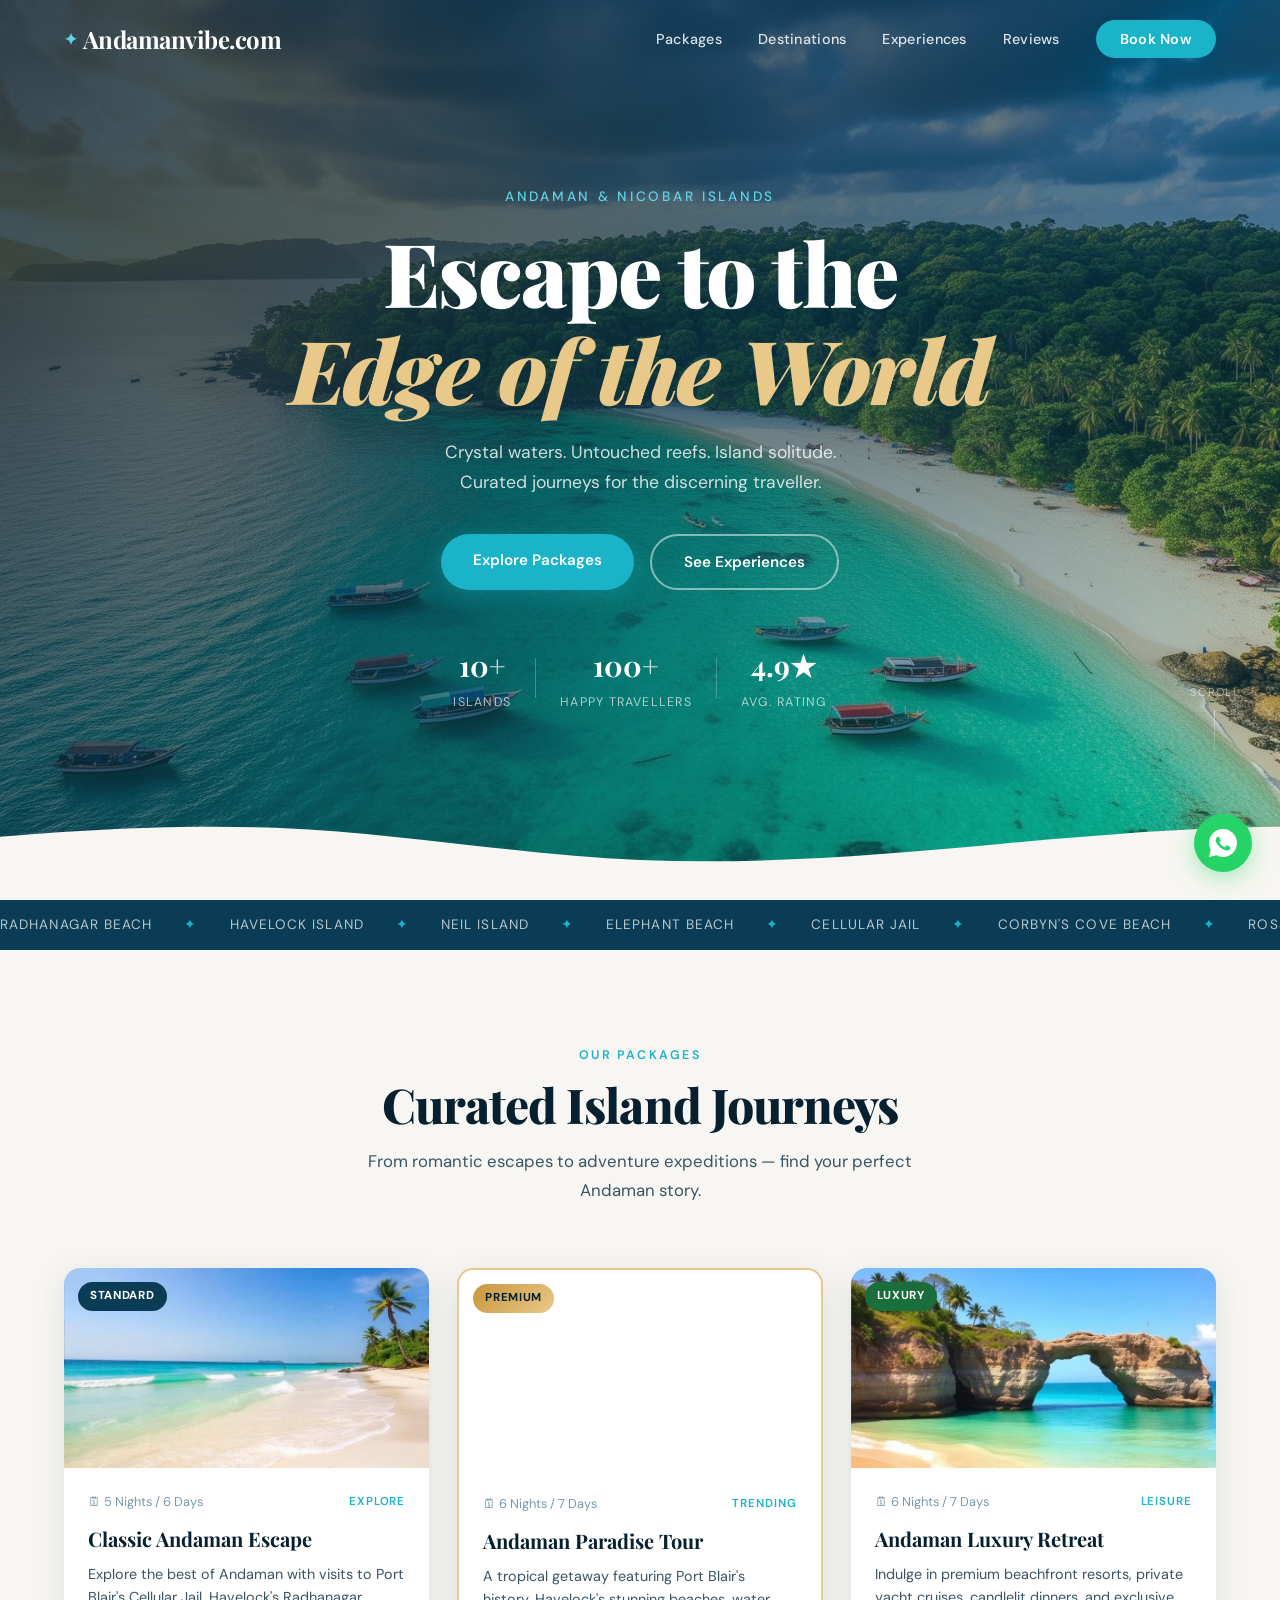
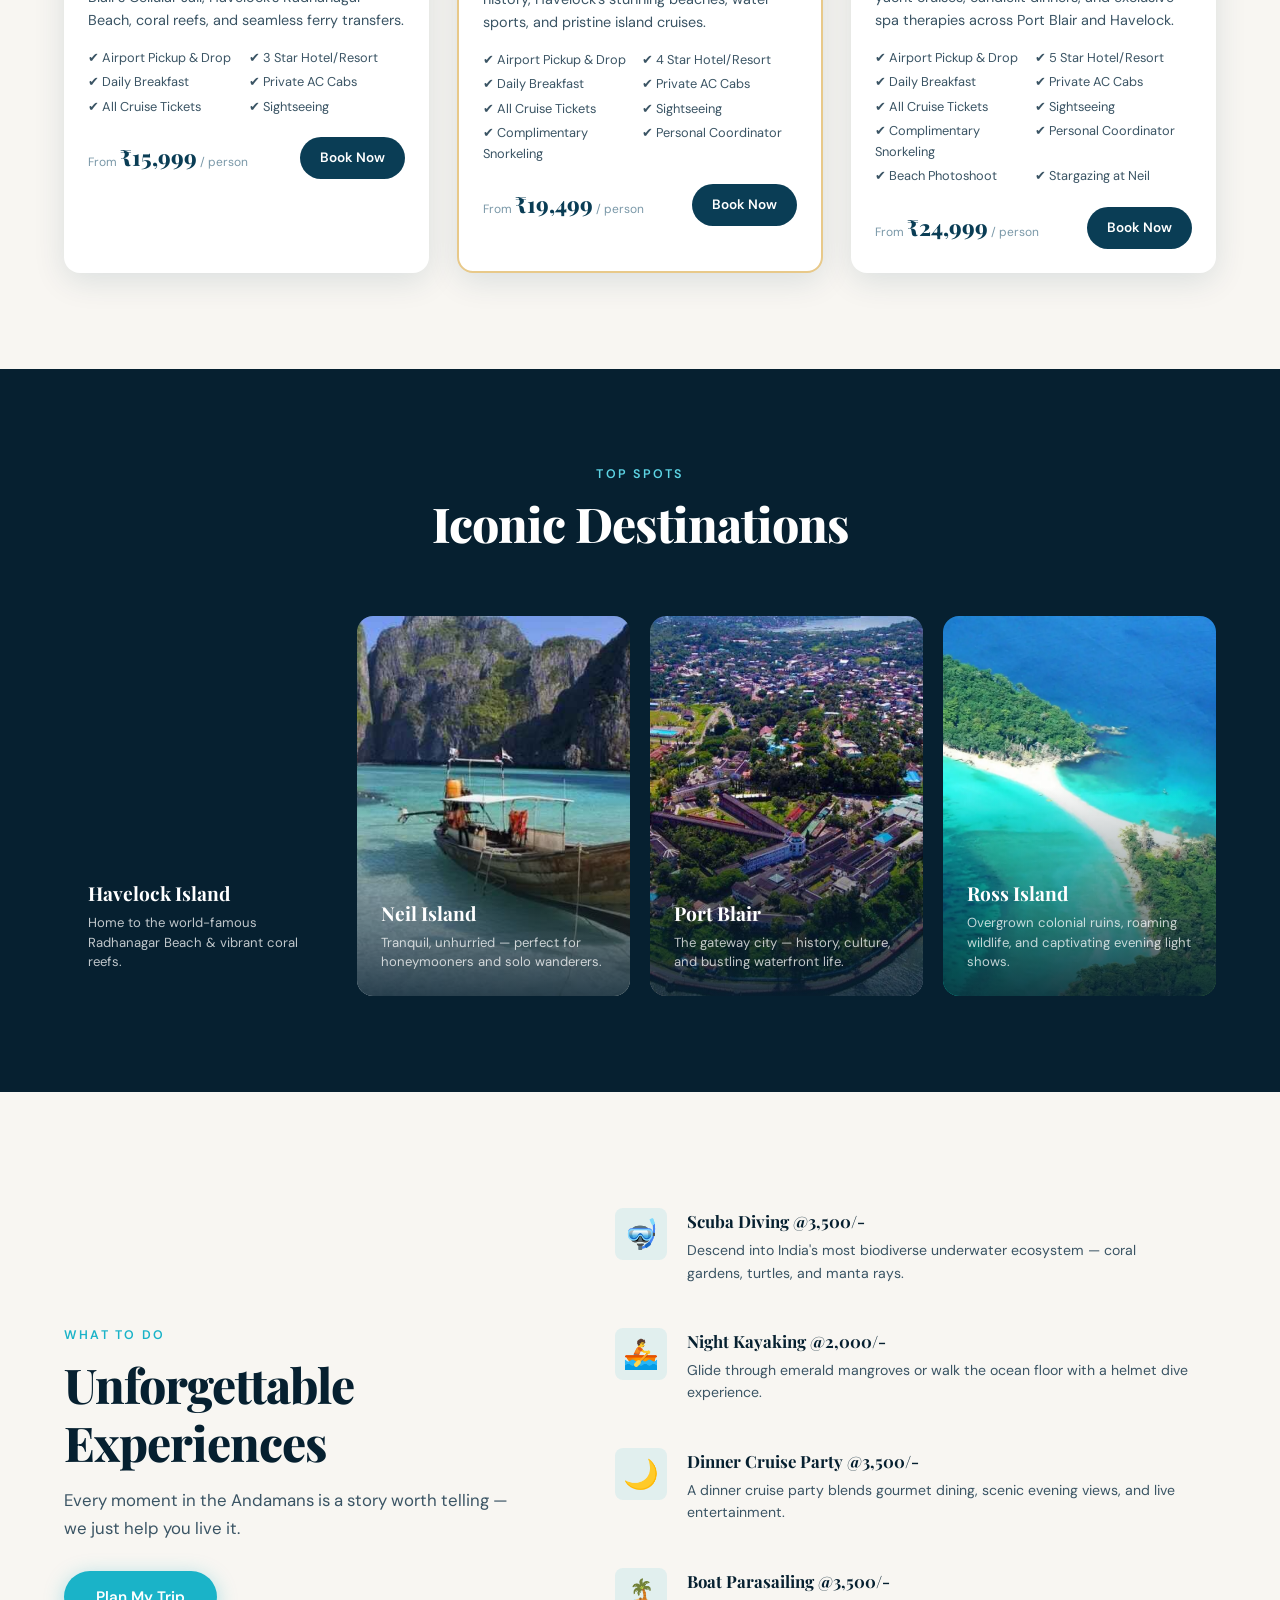
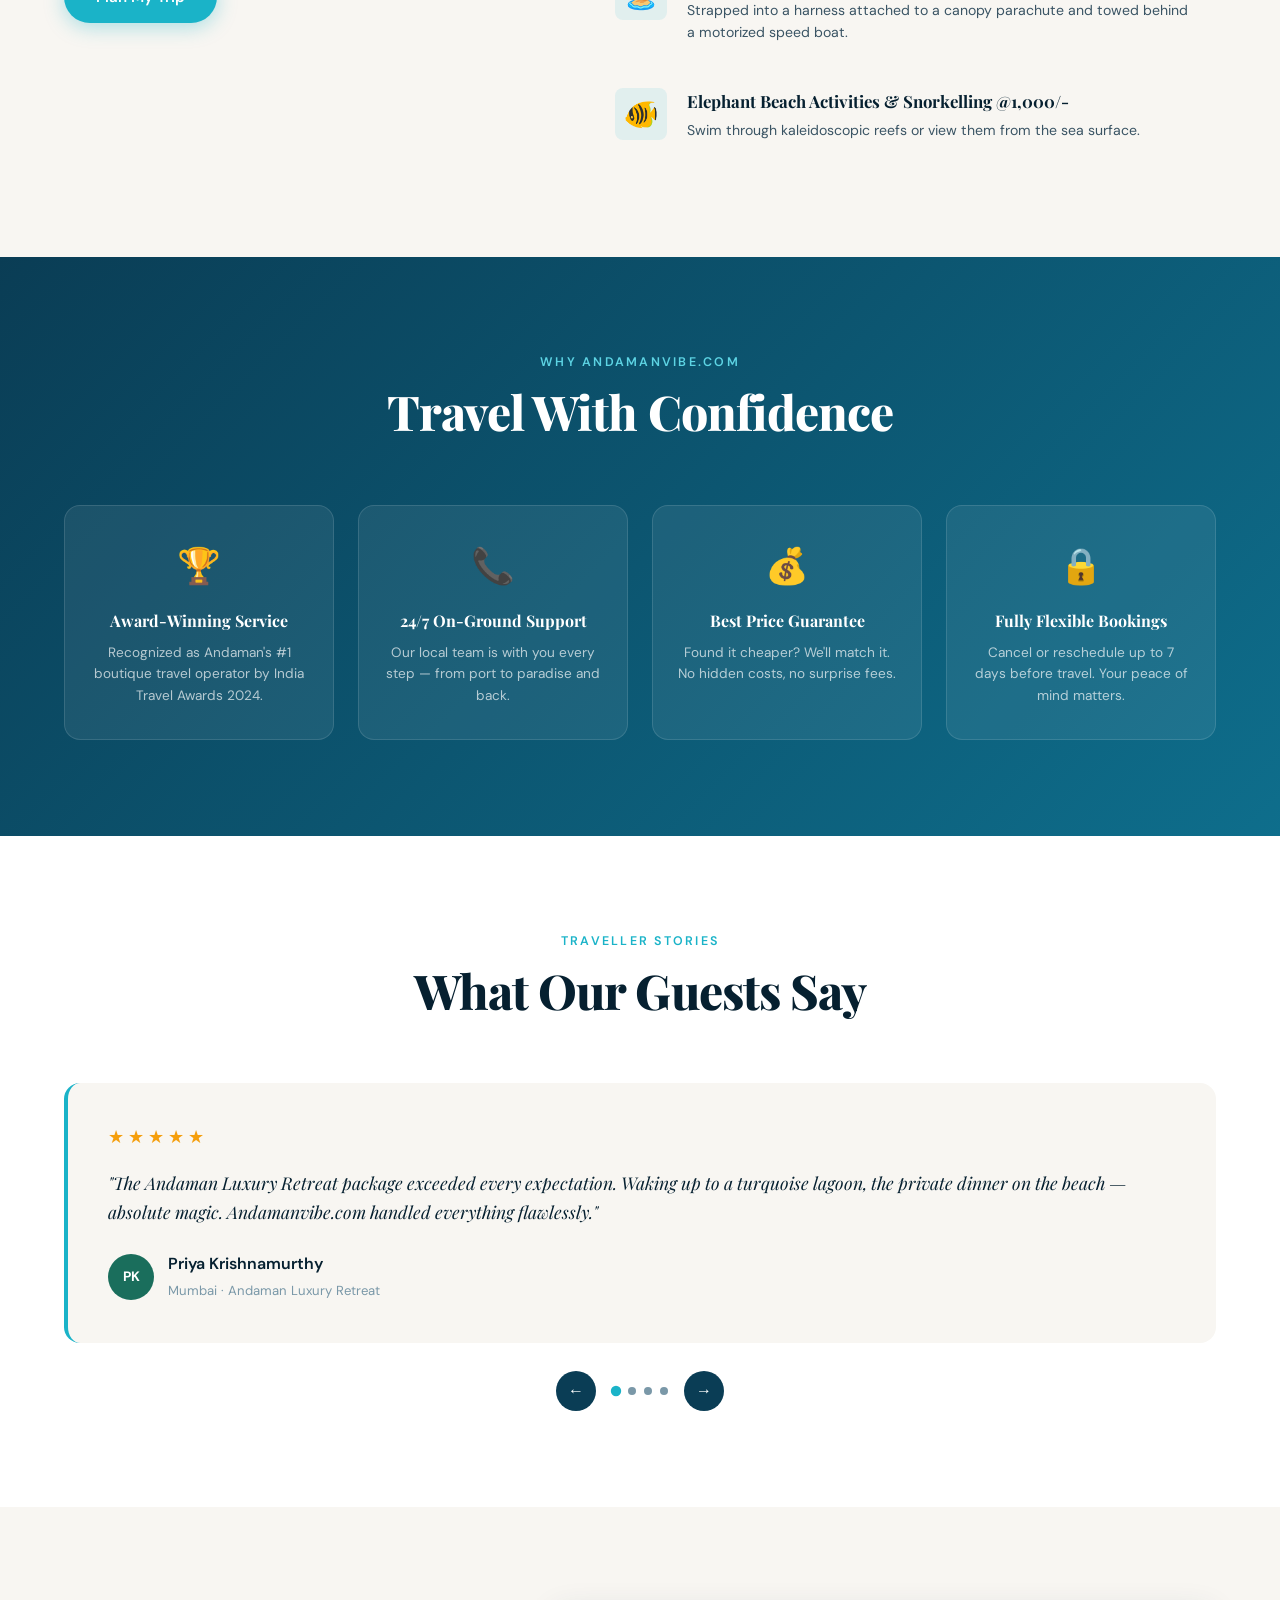
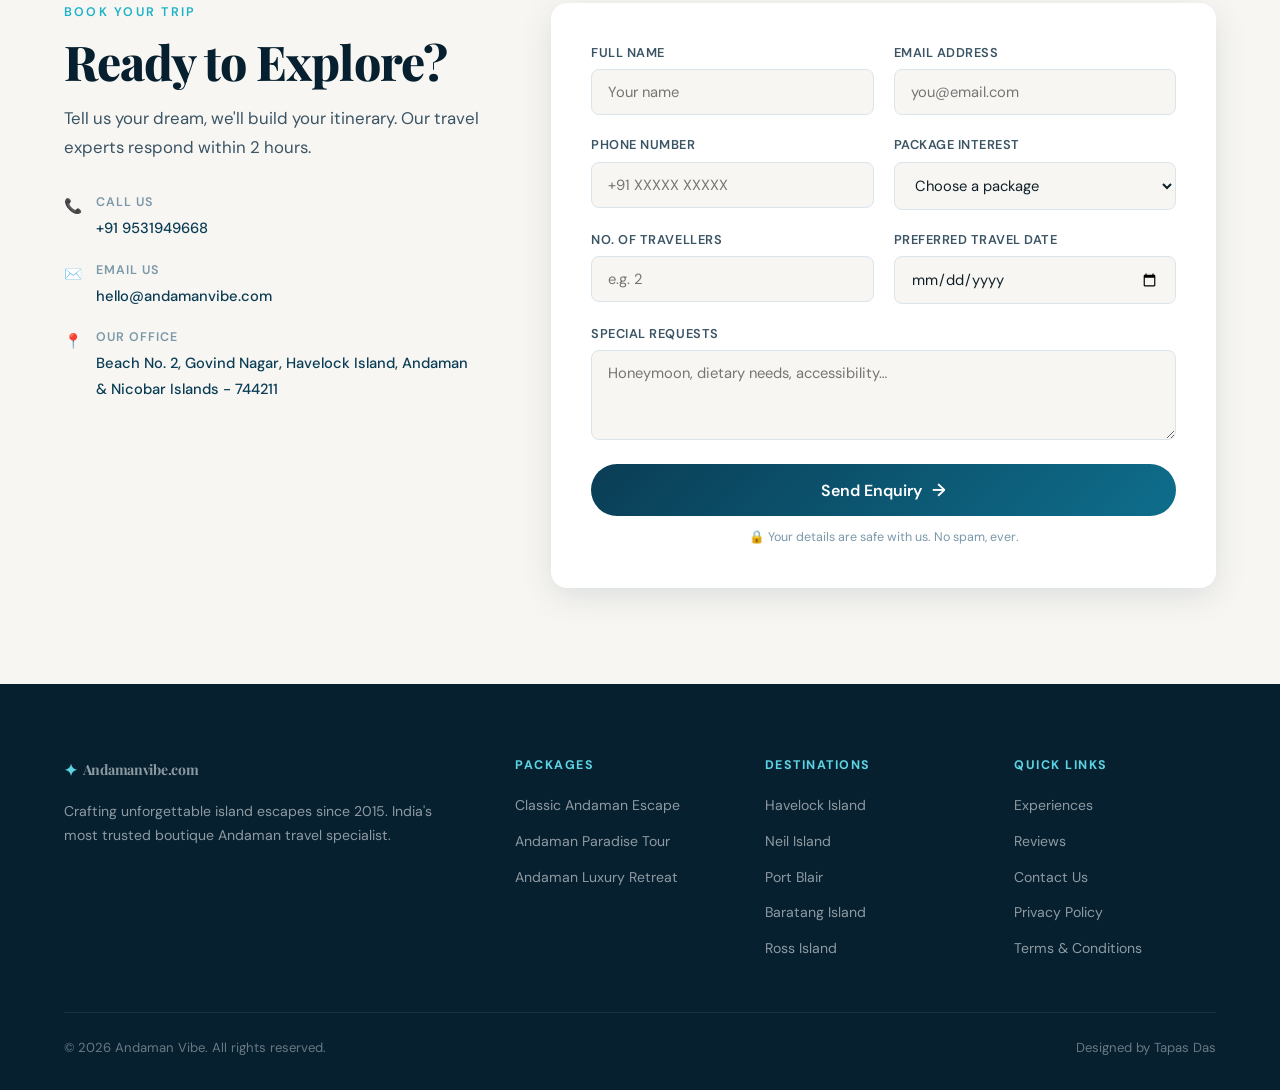
<file: index.html>
<!DOCTYPE html>
<html lang="en">
<head>
  <meta charset="UTF-8" />
  <meta name="viewport" content="width=device-width, initial-scale=1.0" />
  <meta name="description" content="Discover the Andaman Islands — pristine beaches, coral reefs, and tropical adventures. Book exclusive travel packages to Andaman & Nicobar Islands with all-inclusive deals, luxury resorts, and curated experiences." />
  <meta name="keywords" content="Andaman travel package, Andaman Nicobar Islands tour, Andaman holiday package, Havelock Island, Neil Island, Port Blair tourism, scuba diving Andaman, Andaman beach resort" />
  <meta name="author" content="Andaman Vibe" />
  <meta name="robots" content="index, follow" />

  <!-- Open Graph -->
  <meta property="og:title" content="Andamanvibe.com — Escape to the Edge of the World" />
  <meta property="og:description" content="All-inclusive Andaman travel packages with pristine beaches, coral reefs, and island adventures." />
  <meta property="og:type" content="website" />
  <meta property="og:url" content="https://andamanvibe.com" />
  <meta property="og:image" content="/images/logo.jpeg?w=1200" />

  <!-- Twitter Card -->
  <meta name="twitter:card" content="summary_large_image" />
  <meta name="twitter:title" content="Andamanvibe.com — Escape to the Edge of the World" />
  <meta name="twitter:description" content="All-inclusive Andaman travel packages — pristine beaches, coral reefs, and tropical adventures." />

  <!-- Canonical -->
  <link rel="canonical" href="https://andamanvibe.com" />

  <!-- Fonts -->
  <link rel="preconnect" href="https://fonts.googleapis.com" />
  <link rel="preconnect" href="https://fonts.gstatic.com" crossorigin />
  <link href="https://fonts.googleapis.com/css2?family=Playfair+Display:ital,wght@0,400;0,700;0,900;1,400&family=DM+Sans:wght@300;400;500&display=swap" rel="stylesheet" />

  <!-- Schema Markup -->
  <script type="application/ld+json">
  {
    "@context": "https://schema.org",
    "@type": "TravelAgency",
    "name": "Andaman Vibe",
    "description": "Premium Andaman & Nicobar Islands travel packages with curated experiences.",
    "url": "https://andamanvibe.com",
    "telephone": "+91-9531949668",
    "address": {
      "@type": "PostalAddress",
      "addressLocality": "Port Blair",
      "addressRegion": "Andaman and Nicobar Islands",
      "addressCountry": "IN"
    },
    "offers": {
      "@type": "AggregateOffer",
      "priceCurrency": "INR",
      "lowPrice": "15999",
      "highPrice": "24999"
    }
  }
  </script>

  <link rel="stylesheet" href="style.css" />
  <title>Andamanvibe.com — Escape to the Edge of the World</title>
</head>
<body>

  <!-- NAV -->
  <header class="nav-wrapper" id="navbar">
    <nav class="nav-inner" aria-label="Main navigation">
      <a href="#" class="logo" aria-label="Andamanvibe Home">
        <span class="logo-icon">✦</span> Andamanvibe.com
      </a>
      <button class="hamburger" id="hamburger" aria-label="Toggle menu" aria-expanded="false">
        <span></span><span></span><span></span>
      </button>
      <ul class="nav-links" id="navLinks" role="list">
        <li><a href="#packages">Packages</a></li>
        <li><a href="#destinations">Destinations</a></li>
        <li><a href="#experiences">Experiences</a></li>
        <li><a href="#testimonials">Reviews</a></li>
        <li><a href="#contact" class="nav-cta">Book Now</a></li>
      </ul>
    </nav>
  </header>

  <main>

    <!-- HERO -->
    <section class="hero" aria-label="Hero section">
      <div class="hero-bg">
        <div class="hero-overlay"></div>
        <div class="wave-anim"></div>
      </div>
      <div class="hero-content">
        <p class="hero-eyebrow">Andaman &amp; Nicobar Islands</p>
        <h1 class="hero-title">
          Escape to the<br />
          <em>Edge of the World</em>
        </h1>
        <p class="hero-sub">Crystal waters. Untouched reefs. Island solitude.<br />Curated journeys for the discerning traveller.</p>
        <div class="hero-actions">
          <a href="#packages" class="btn-primary">Explore Packages</a>
          <a href="#experiences" class="btn-ghost">See Experiences</a>
        </div>
        <div class="hero-stats">
          <div class="stat"><span class="stat-num">10+</span><span class="stat-label">Islands</span></div>
          <div class="stat-divider"></div>
          <div class="stat"><span class="stat-num">100+</span><span class="stat-label">Happy Travellers</span></div>
          <div class="stat-divider"></div>
          <div class="stat"><span class="stat-num">4.9★</span><span class="stat-label">Avg. Rating</span></div>
        </div>
      </div>
      <div class="hero-scroll-hint" aria-hidden="true">
        <span>Scroll</span>
        <div class="scroll-line"></div>
      </div>
    </section>

    <!-- MARQUEE -->
    <div class="marquee-band" aria-hidden="true">
      <div class="marquee-track">
        <span>Radhanagar Beach</span><span>✦</span>
        <span>Havelock Island</span><span>✦</span>
        <span>Neil Island</span><span>✦</span>
        <span>Elephant Beach</span><span>✦</span>
        <span>Cellular Jail</span><span>✦</span>
        <span>Corbyn's Cove Beach</span><span>✦</span>
        <span>Ross Island</span><span>✦</span>
        <span>North Bay Island</span><span>✦</span>
        <span>Radhanagar Beach</span><span>✦</span>
        <span>Havelock Island</span><span>✦</span>
        <span>Neil Island</span><span>✦</span>
        <span>Elephant Beach</span><span>✦</span>
        <span>Cellular Jail</span><span>✦</span>
        <span>Corbyn's Cove Beach</span><span>✦</span>
        <span>Ross Island</span><span>✦</span>
        <span>North Bay Island</span><span>✦</span>
      </div>
    </div>

    <!-- PACKAGES -->
    <section class="section packages" id="packages">
      <div class="container">
        <div class="section-header">
          <p class="section-tag">Our Packages</p>
          <h2 class="section-title">Curated Island Journeys</h2>
          <p class="section-sub">From romantic escapes to adventure expeditions — find your perfect Andaman story.</p>
        </div>
        <div class="packages-grid">

          <article class="pkg-card" itemscope itemtype="https://schema.org/TouristTrip">
            <div class="pkg-img" style="background-image:url('/images/standard.webp?w=700&q=80')">
              <span class="pkg-badge">Standard</span>
            </div>
            <div class="pkg-body">
              <div class="pkg-meta">
                <span class="pkg-duration">🗓 5 Nights / 6 Days</span>
                <span class="pkg-type">Explore</span>
              </div>
              <h3 itemprop="name">Classic Andaman Escape</h3>
              <p itemprop="description">Explore the best of Andaman with visits to Port Blair's Cellular Jail, Havelock's Radhanagar Beach, coral reefs, and seamless ferry transfers.</p>
              <ul class="pkg-includes">
                <li>✔ Airport Pickup & Drop</li>
                <li>✔ 3 Star Hotel/Resort</li>
                <li>✔ Daily Breakfast</li>
                <li>✔ Private AC Cabs</li>
                <li>✔ All Cruise Tickets</li>
                <li>✔ Sightseeing</li>
              </ul>
              <div class="pkg-footer">
                <div class="pkg-price">
                  <span class="from">From</span>
                  <span class="price" itemprop="price">₹15,999</span>
                  <span class="per">/ person</span>
                </div>
                <a href="https://wa.me/919531949668?text=Hi!%20I%27m%20interested%20in%20Classic%20Andaman%20Escape%20Travel%20Package." class="btn-card">Book Now</a>
              </div>
            </div>
          </article>

          <article class="pkg-card pkg-featured" itemscope itemtype="https://schema.org/TouristTrip">
            <div class="pkg-img" style="background-image:url('https://images.unsplash.com/photo-1590523741831-ab7e8b8f9c7f?w=700&q=80')">
              <span class="pkg-badge badge-gold">Premium</span>
            </div>
            <div class="pkg-body">
              <div class="pkg-meta">
                <span class="pkg-duration">🗓 6 Nights / 7 Days</span>
                <span class="pkg-type">Trending</span>
              </div>
              <h3 itemprop="name">Andaman Paradise Tour</h3>
              <p itemprop="description">A tropical getaway featuring Port Blair's history, Havelock's stunning beaches, water sports, and pristine island cruises.</p>
              <ul class="pkg-includes">
                <li>✔ Airport Pickup & Drop</li>
                <li>✔ 4 Star Hotel/Resort</li>
                <li>✔ Daily Breakfast</li>
                <li>✔ Private AC Cabs</li>
                <li>✔ All Cruise Tickets</li>
                <li>✔ Sightseeing</li>
                <li>✔ Complimentary Snorkeling</li>
                <li>✔ Personal Coordinator</li>
              </ul>
              <div class="pkg-footer">
                <div class="pkg-price">
                  <span class="from">From</span>
                  <span class="price" itemprop="price">₹19,499</span>
                  <span class="per">/ person</span>
                </div>
                <a href="https://wa.me/919531949668?text=Hi!%20I%27m%20interested%20in%20Andaman%20Paradise%20Tour%20Travel%20Package." class="btn-card">Book Now</a>
              </div>
            </div>
          </article>

          <article class="pkg-card" itemscope itemtype="https://schema.org/TouristTrip">
            <div class="pkg-img" style="background-image:url('/images/luxury.webp?w=700&q=80')">
              <span class="pkg-badge badge-green">Luxury</span>
            </div>
            <div class="pkg-body">
              <div class="pkg-meta">
                <span class="pkg-duration">🗓 6 Nights / 7 Days</span>
                <span class="pkg-type">Leisure</span>
              </div>
              <h3 itemprop="name">Andaman Luxury Retreat</h3>
              <p itemprop="description">Indulge in premium beachfront resorts, private yacht cruises, candlelit dinners, and exclusive spa therapies across Port Blair and Havelock.</p>
              <ul class="pkg-includes">
                <li>✔ Airport Pickup & Drop</li>
                <li>✔ 5 Star Hotel/Resort</li>
                <li>✔ Daily Breakfast</li>
                <li>✔ Private AC Cabs</li>
                <li>✔ All Cruise Tickets</li>
                <li>✔ Sightseeing</li>
                <li>✔ Complimentary Snorkeling</li>
                <li>✔ Personal Coordinator</li>
                <li>✔ Beach Photoshoot</li>
                <li>✔ Stargazing at Neil</li>
              </ul>
              <div class="pkg-footer">
                <div class="pkg-price">
                  <span class="from">From</span>
                  <span class="price" itemprop="price">₹24,999</span>
                  <span class="per">/ person</span>
                </div>
                <a href="https://wa.me/919531949668?text=Hi!%20I%27m%20interested%20in%20Andaman%20Luxury%20Retreat%20Travel%20Package." class="btn-card">Book Now</a>
              </div>
            </div>
          </article>

        </div>
      </div>
    </section>

    <!-- DESTINATIONS -->
    <section class="section destinations" id="destinations">
      <div class="container">
        <div class="section-header">
          <p class="section-tag">Top Spots</p>
          <h2 class="section-title">Iconic Destinations</h2>
        </div>
        <div class="dest-grid">
          <div class="dest-card" style="background-image:url('https://images.unsplash.com/photo-1590523741831-ab7e8b8f9c7f?w=600&q=80')">
            <div class="dest-info">
              <h3>Havelock Island</h3>
              <p>Home to the world-famous Radhanagar Beach &amp; vibrant coral reefs.</p>
            </div>
          </div>
          <div class="dest-card" style="background-image:url('/images/neil-island-andaman.jpg?w=600&q=80')">
            <div class="dest-info">
              <h3>Neil Island</h3>
              <p>Tranquil, unhurried — perfect for honeymooners and solo wanderers.</p>
            </div>
          </div>
          <div class="dest-card" style="background-image:url('/images/port-blair.jpeg?w=600&q=80')">
            <div class="dest-info">
              <h3>Port Blair</h3>
              <p>The gateway city — history, culture, and bustling waterfront life.</p>
            </div>
          </div>
          <div class="dest-card" style="background-image:url('/images/rosssmithislands.webp?w=600&q=80')">
            <div class="dest-info">
              <h3>Ross Island</h3>
              <p>Overgrown colonial ruins, roaming wildlife, and captivating evening light shows.</p>
            </div>
          </div>
        </div>
      </div>
    </section>

    <!-- EXPERIENCES -->
    <section class="section experiences" id="experiences">
      <div class="container">
        <div class="exp-layout">
          <div class="exp-left">
            <p class="section-tag">What to Do</p>
            <h2 class="section-title">Unforgettable Experiences</h2>
            <p class="section-sub">Every moment in the Andamans is a story worth telling — we just help you live it.</p>
            <a href="#contact" class="btn-primary">Plan My Trip</a>
          </div>
          <div class="exp-right">
            <div class="exp-item" data-index="1">
              <div class="exp-icon">🤿</div>
              <div class="exp-text">
                <h3>Scuba Diving @3,500/-</h3>
                <p>Descend into India's most biodiverse underwater ecosystem — coral gardens, turtles, and manta rays.</p>
              </div>
            </div>
            <div class="exp-item" data-index="2">
              <div class="exp-icon">🚣</div>
              <div class="exp-text">
                <h3>Night Kayaking @2,000/-</h3>
                <p>Glide through emerald mangroves or walk the ocean floor with a helmet dive experience.</p>
              </div>
            </div>
            <div class="exp-item" data-index="3">
              <div class="exp-icon">🌙</div>
              <div class="exp-text">
                <h3>Dinner Cruise Party @3,500/-</h3>
                <p>A dinner cruise party blends gourmet dining, scenic evening views, and live entertainment.</p>
              </div>
            </div>
            <div class="exp-item" data-index="4">
              <div class="exp-icon">🏝️</div>
              <div class="exp-text">
                <h3>Boat Parasailing @3,500/-</h3>
                <p>Strapped into a harness attached to a canopy parachute and towed behind a motorized speed boat.</p>
              </div>
            </div>
            <div class="exp-item" data-index="5">
              <div class="exp-icon">🐠</div>
              <div class="exp-text">
                <h3>Elephant Beach Activities & Snorkelling @1,000/-</h3>
                <p>Swim through kaleidoscopic reefs or view them from the sea surface.</p>
              </div>
            </div>
          </div>
        </div>
      </div>
    </section>

    <!-- WHY US -->
    <section class="section why-us">
      <div class="container">
        <div class="section-header">
          <p class="section-tag">Why Andamanvibe.com</p>
          <h2 class="section-title">Travel With Confidence</h2>
        </div>
        <div class="why-grid">
          <div class="why-card">
            <div class="why-icon">🏆</div>
            <h3>Award-Winning Service</h3>
            <p>Recognized as Andaman's #1 boutique travel operator by India Travel Awards 2024.</p>
          </div>
          <div class="why-card">
            <div class="why-icon">📞</div>
            <h3>24/7 On-Ground Support</h3>
            <p>Our local team is with you every step — from port to paradise and back.</p>
          </div>
          <div class="why-card">
            <div class="why-icon">💰</div>
            <h3>Best Price Guarantee</h3>
            <p>Found it cheaper? We'll match it. No hidden costs, no surprise fees.</p>
          </div>
          <div class="why-card">
            <div class="why-icon">🔒</div>
            <h3>Fully Flexible Bookings</h3>
            <p>Cancel or reschedule up to 7 days before travel. Your peace of mind matters.</p>
          </div>
        </div>
      </div>
    </section>

    <!-- TESTIMONIALS -->
    <section class="section testimonials" id="testimonials">
      <div class="container">
        <div class="section-header">
          <p class="section-tag">Traveller Stories</p>
          <h2 class="section-title">What Our Guests Say</h2>
        </div>
        <div class="testimonials-slider" id="testimonialSlider">
          <div class="testi-track" id="testiTrack">

            <div class="testi-card">
              <div class="testi-stars">★★★★★</div>
              <p class="testi-text">"The Andaman Luxury Retreat package exceeded every expectation. Waking up to a turquoise lagoon, the private dinner on the beach — absolute magic. Andamanvibe.com handled everything flawlessly."</p>
              <div class="testi-author">
                <div class="testi-avatar" style="background:#1a6e5c">PK</div>
                <div>
                  <strong>Priya Krishnamurthy</strong>
                  <span>Mumbai · Andaman Luxury Retreat</span>
                </div>
              </div>
            </div>

            <div class="testi-card">
              <div class="testi-stars">★★★★★</div>
              <p class="testi-text">"Honeymooned in Andaman with the Romantic Bliss package. The candlelight dinner by the sea was something out of a dream. Couldn't have asked for better planning!"</p>
              <div class="testi-author">
                <div class="testi-avatar" style="background:#1e4d8c">RS</div>
                <div>
                  <strong>Rahul &amp; Sneha</strong>
                  <span>Bangalore · Custom Honeymoon Package</span>
                </div>
              </div>
            </div>

            <div class="testi-card">
              <div class="testi-stars">★★★★★</div>
              <p class="testi-text">"Did the Andaman Paradise Tour package solo — best decision of my life. The bioluminescent bay tour at night was surreal. My guide Rajan was knowledgeable and funny!"</p>
              <div class="testi-author">
                <div class="testi-avatar" style="background:#6b3fa0">AM</div>
                <div>
                  <strong>Aditya Menon</strong>
                  <span>Chennai · Andaman Paradise Tour</span>
                </div>
              </div>
            </div>

            <div class="testi-card">
              <div class="testi-stars">★★★★★</div>
              <p class="testi-text">"Brought the family for the Classic Escape — kids were blown away by the glass-bottom boat. So much seamless coordination, from airport pickup to last ferry. Highly recommend!"</p>
              <div class="testi-author">
                <div class="testi-avatar" style="background:#8c3a1e">SG</div>
                <div>
                  <strong>Sunita Gupta</strong>
                  <span>Delhi · Classic Andaman Escape</span>
                </div>
              </div>
            </div>

          </div>
          <div class="testi-controls">
            <button class="testi-btn" id="testiPrev" aria-label="Previous review">←</button>
            <div class="testi-dots" id="testiDots"></div>
            <button class="testi-btn" id="testiNext" aria-label="Next review">→</button>
          </div>
        </div>
      </div>
    </section>

    <!-- CONTACT / BOOKING -->
    <section class="section contact" id="contact">
      <div class="container">
        <div class="contact-layout">
          <div class="contact-left">
            <p class="section-tag">Book Your Trip</p>
            <h2 class="section-title">Ready to Explore?</h2>
            <p class="section-sub">Tell us your dream, we'll build your itinerary. Our travel experts respond within 2 hours.</p>
            <div class="contact-info">
              <div class="info-item">
                <span class="info-icon">📞</span>
                <div>
                  <strong>Call Us</strong>
                  <a href="tel:+919876543210">+91 9531949668</a>
                </div>
              </div>
              <div class="info-item">
                <span class="info-icon">✉️</span>
                <div>
                  <strong>Email Us</strong>
                  <a href="mailto:hello@andamanvibe.com">hello@andamanvibe.com</a>
                </div>
              </div>
              <div class="info-item">
                <span class="info-icon">📍</span>
                <div>
                  <strong>Our Office</strong>
                  <span>Beach No. 2, Govind Nagar, Havelock Island,
Andaman & Nicobar Islands - 744211</span>
                </div>
              </div>
            </div>
          </div>
          <div class="contact-right">
            <form class="booking-form" id="bookingForm" novalidate>
              <div class="form-row">
                <div class="form-group">
                  <label for="name">Full Name</label>
                  <input type="text" id="name" name="name" placeholder="Your name" required autocomplete="name" />
                </div>
                <div class="form-group">
                  <label for="email">Email Address</label>
                  <input type="email" id="email" name="email" placeholder="you@email.com" required autocomplete="email" />
                </div>
              </div>
              <div class="form-row">
                <div class="form-group">
                  <label for="phone">Phone Number</label>
                  <input type="tel" id="phone" name="phone" placeholder="+91 XXXXX XXXXX" autocomplete="tel" />
                </div>
                <div class="form-group">
                  <label for="package">Package Interest</label>
                  <select id="package" name="package">
                    <option value="">Choose a package</option>
                    <option>Classic Andaman Escape</option>
                    <option>Andaman Paradise Tour</option>
                    <option>Andaman Luxury Retreat</option>
                  </select>
                </div>
              </div>
              <div class="form-row">
                <div class="form-group">
                  <label for="travellers">No. of Travellers</label>
                  <input type="number" id="travellers" name="travellers" placeholder="e.g. 2" min="1" max="50" />
                </div>
                <div class="form-group">
                  <label for="traveldate">Preferred Travel Date</label>
                  <input type="date" id="traveldate" name="traveldate" />
                </div>
              </div>
              <div class="form-group full">
                <label for="message">Special Requests</label>
                <textarea id="message" name="message" rows="3" placeholder="Honeymoon, dietary needs, accessibility…"></textarea>
              </div>
              <button type="submit" class="btn-submit">
                <span class="btn-text">Send Enquiry</span>
                <span class="btn-arrow">→</span>
              </button>
              <p class="form-note">🔒 Your details are safe with us. No spam, ever.</p>
            </form>
            <div class="form-success" id="formSuccess" hidden>
              <div class="success-icon">🌊</div>
              <h3>Enquiry Received!</h3>
              <p>Our travel expert will call you within 24 hours. Get ready to explore the Andamans!</p>
            </div>
          </div>
        </div>
      </div>
    </section>

  </main>

  <!-- FOOTER -->
  <footer class="footer">
    <div class="container">
      <div class="footer-grid">
        <div class="footer-brand">
          <p class="logo"><span class="logo-icon">✦</span> Andamanvibe.com</p>
          <p>Crafting unforgettable island escapes since 2015. India's most trusted boutique Andaman travel specialist.</p>
        </div>
        <div class="footer-col">
          <h4>Packages</h4>
          <ul>
            <li><a href="#packages">Classic Andaman Escape</a></li>
            <li><a href="#packages">Andaman Paradise Tour</a></li>
            <li><a href="#packages">Andaman Luxury Retreat</a></li>
          </ul>
        </div>
        <div class="footer-col">
          <h4>Destinations</h4>
          <ul>
            <li><a href="#destinations">Havelock Island</a></li>
            <li><a href="#destinations">Neil Island</a></li>
            <li><a href="#destinations">Port Blair</a></li>
            <li><a href="#destinations">Baratang Island</a></li>
            <li><a href="#destinations">Ross Island</a></li>
          </ul>
        </div>
        <div class="footer-col">
          <h4>Quick Links</h4>
          <ul>
            <li><a href="#experiences">Experiences</a></li>
            <li><a href="#testimonials">Reviews</a></li>
            <li><a href="#contact">Contact Us</a></li>
            <li><a href="#">Privacy Policy</a></li>
            <li><a href="#">Terms &amp; Conditions</a></li>
          </ul>
        </div>
      </div>
      <div class="footer-bottom">
        <p>&copy; 2026 Andaman Vibe. All rights reserved.</p>
        <p>Designed by Tapas Das</p>
      </div>
    </div>
  </footer>

  <!-- Floating WhatsApp -->
  <a href="https://wa.me/919531949668?text=Hi!%20I%27m%20interested%20in%20an%20Andaman%20Travel%20Package." class="whatsapp-float" target="_blank" rel="noopener noreferrer" aria-label="Chat on WhatsApp">
    <svg viewBox="0 0 32 32" fill="currentColor" width="28" height="28"><path d="M16 0C7.163 0 0 7.163 0 16c0 2.824.737 5.476 2.028 7.779L0 32l8.437-2.008A15.928 15.928 0 0016 32c8.837 0 16-7.163 16-16S24.837 0 16 0zm8.3 22.516c-.345.972-1.7 1.779-2.8 2.013-.746.16-1.72.288-4.996-1.073-4.194-1.721-6.89-5.97-7.099-6.243-.2-.272-1.682-2.236-1.682-4.267 0-2.03 1.064-3.026 1.441-3.44.377-.414.823-.518 1.097-.518.273 0 .547.003.787.015.252.013.59-.096.924.704.345.817 1.17 2.854 1.273 3.063.103.208.172.45.034.726-.137.276-.206.449-.412.69-.207.242-.434.54-.619.725-.207.207-.422.43-.181.843.24.414 1.07 1.763 2.3 2.857 1.58 1.41 2.911 1.847 3.325 2.054.414.207.654.172.896-.104.24-.275 1.03-1.202 1.305-1.616.275-.413.55-.344.924-.207.378.137 2.396 1.13 2.81 1.337.413.207.688.31.79.48.103.172.103.997-.242 1.97z"/></svg>
  </a>

  <script src="script.js"></script>
</body>
</html>
</file>
<file: style.css>
/* ============================================================
   Andamanvibe.com — style.css
   Aesthetic: Refined coastal luxury — deep ocean tones,
   warm sand accents, editorial typography
   ============================================================ */

/* ---------- RESET & BASE ---------- */
*, *::before, *::after { box-sizing: border-box; margin: 0; padding: 0; }

:root {
  --ocean:      #0a3d55;
  --ocean-deep: #062030;
  --ocean-mid:  #0e6e8c;
  --aqua:       #1ab3c8;
  --aqua-light: #5dd4e4;
  --sand:       #f5e6c8;
  --sand-warm:  #e8c98a;
  --coral:      #e85d42;
  --white:      #ffffff;
  --off-white:  #f8f6f2;
  --text-dark:  #0f1f28;
  --text-mid:   #3a5464;
  --text-light: #7a98a8;
  --radius:     16px;
  --radius-sm:  8px;
  --shadow:     0 8px 32px rgba(10,61,85,0.12);
  --shadow-lg:  0 20px 60px rgba(10,61,85,0.18);
  --font-display: 'Playfair Display', Georgia, serif;
  --font-body:    'DM Sans', sans-serif;
  --transition:   0.3s cubic-bezier(0.4, 0, 0.2, 1);
}

html { scroll-behavior: smooth; font-size: 16px; }

body {
  font-family: var(--font-body);
  color: var(--text-dark);
  background: var(--off-white);
  line-height: 1.6;
  overflow-x: hidden;
}

a { color: inherit; text-decoration: none; }
img { max-width: 100%; display: block; }
ul { list-style: none; }

.container {
  max-width: 1200px;
  margin: 0 auto;
  padding: 0 24px;
}

/* ---------- SCROLL PROGRESS ---------- */
body::before {
  content: '';
  position: fixed;
  top: 0; left: 0;
  width: var(--scroll, 0%);
  height: 3px;
  background: linear-gradient(90deg, var(--aqua), var(--sand-warm));
  z-index: 9999;
  transition: width 0.1s;
}

/* ---------- NAVIGATION ---------- */
.nav-wrapper {
  position: fixed;
  top: 0; left: 0; right: 0;
  z-index: 900;
  padding: 20px 0;
  transition: background var(--transition), padding var(--transition), box-shadow var(--transition);
}
.nav-wrapper.scrolled {
  background: rgba(6, 32, 48, 0.96);
  backdrop-filter: blur(12px);
  padding: 12px 0;
  box-shadow: 0 2px 24px rgba(0,0,0,0.2);
}

.nav-inner {
  max-width: 1200px;
  margin: 0 auto;
  padding: 0 24px;
  display: flex;
  align-items: center;
  justify-content: space-between;
}

.logo {
  font-family: var(--font-display);
  font-size: 1.5rem;
  font-weight: 700;
  color: var(--white);
  letter-spacing: -0.02em;
  display: flex;
  align-items: center;
  gap: 6px;
}
.logo-icon { color: var(--aqua-light); font-size: 1rem; }

.nav-links {
  display: flex;
  align-items: center;
  gap: 36px;
}
.nav-links a {
  color: rgba(255,255,255,0.85);
  font-size: 0.9rem;
  font-weight: 500;
  letter-spacing: 0.02em;
  transition: color var(--transition);
}
.nav-links a:hover { color: var(--aqua-light); }

.nav-cta {
  background: var(--aqua) !important;
  color: var(--white) !important;
  padding: 10px 24px !important;
  border-radius: 50px !important;
  font-weight: 600 !important;
  transition: background var(--transition), transform var(--transition) !important;
}
.nav-cta:hover {
  background: var(--aqua-light) !important;
  transform: translateY(-1px);
}

.hamburger {
  display: none;
  flex-direction: column;
  gap: 5px;
  background: none;
  border: none;
  cursor: pointer;
  padding: 4px;
  z-index: 1001;
}
.hamburger span {
  display: block;
  width: 26px;
  height: 2px;
  background: var(--white);
  border-radius: 2px;
  transition: var(--transition);
}
.hamburger.open span:nth-child(1) { transform: rotate(45deg) translate(5px, 5px); }
.hamburger.open span:nth-child(2) { opacity: 0; }
.hamburger.open span:nth-child(3) { transform: rotate(-45deg) translate(5px, -5px); }

/* ---------- HERO ---------- */
.hero {
  position: relative;
  min-height: 100vh;
  display: flex;
  align-items: center;
  justify-content: center;
  overflow: hidden;
}

.hero-bg {
  position: absolute;
  inset: 0;
  background:
    url('/images/andamanvibe.webp?w=1800&q=85')
    center center / cover no-repeat;
  animation: heroZoom 20s ease-in-out infinite alternate;
}
@keyframes heroZoom {
  from { transform: scale(1); }
  to   { transform: scale(1.06); }
}

.hero-overlay {
  position: absolute;
  inset: 0;
  background: linear-gradient(
    135deg,
    rgba(6,32,48,0.82) 0%,
    rgba(10,61,85,0.60) 50%,
    rgba(26,179,200,0.15) 100%
  );
}

.wave-anim {
  position: absolute;
  bottom: 0; left: 0; right: 0;
  height: 120px;
  background: url("data:image/svg+xml,%3Csvg xmlns='http://www.w3.org/2000/svg' viewBox='0 0 1440 120'%3E%3Cpath fill='%23f8f6f2' d='M0,64L60,58.7C120,53,240,43,360,48C480,53,600,75,720,80C840,85,960,75,1080,64C1200,53,1320,43,1440,48L1440,120L0,120Z'/%3E%3C/svg%3E") no-repeat bottom / cover;
}

.hero-content {
  position: relative;
  z-index: 2;
  text-align: center;
  max-width: 800px;
  padding: 0 24px;
  animation: heroFade 1.2s ease-out;
}
@keyframes heroFade {
  from { opacity: 0; transform: translateY(32px); }
  to   { opacity: 1; transform: translateY(0); }
}

.hero-eyebrow {
  font-size: 0.85rem;
  font-weight: 500;
  letter-spacing: 0.2em;
  text-transform: uppercase;
  color: var(--aqua-light);
  margin-bottom: 16px;
}

.hero-title {
  font-family: var(--font-display);
  font-size: clamp(2.8rem, 7vw, 5.5rem);
  font-weight: 900;
  color: var(--white);
  line-height: 1.1;
  letter-spacing: -0.02em;
  margin-bottom: 20px;
}
.hero-title em {
  font-style: italic;
  color: var(--sand-warm);
}

.hero-sub {
  font-size: 1.1rem;
  color: rgba(255,255,255,0.8);
  max-width: 500px;
  margin: 0 auto 36px;
  line-height: 1.7;
}

.hero-actions {
  display: flex;
  gap: 16px;
  justify-content: center;
  flex-wrap: wrap;
  margin-bottom: 52px;
}

.btn-primary {
  background: var(--aqua);
  color: var(--white);
  padding: 14px 32px;
  border-radius: 50px;
  font-weight: 600;
  font-size: 0.95rem;
  transition: background var(--transition), transform var(--transition), box-shadow var(--transition);
  box-shadow: 0 4px 20px rgba(26,179,200,0.35);
}
.btn-primary:hover {
  background: var(--aqua-light);
  transform: translateY(-2px);
  box-shadow: 0 8px 32px rgba(26,179,200,0.45);
}

.btn-ghost {
  border: 2px solid rgba(255,255,255,0.5);
  color: var(--white);
  padding: 14px 32px;
  border-radius: 50px;
  font-weight: 600;
  font-size: 0.95rem;
  transition: border-color var(--transition), background var(--transition);
}
.btn-ghost:hover {
  border-color: var(--white);
  background: rgba(255,255,255,0.1);
}

.hero-stats {
  display: flex;
  align-items: center;
  justify-content: center;
  gap: 24px;
}
.stat { text-align: center; }
.stat-num {
  display: block;
  font-family: var(--font-display);
  font-size: 1.8rem;
  font-weight: 700;
  color: var(--white);
}
.stat-label {
  font-size: 0.78rem;
  color: rgba(255,255,255,0.65);
  text-transform: uppercase;
  letter-spacing: 0.1em;
}
.stat-divider {
  width: 1px;
  height: 40px;
  background: rgba(255,255,255,0.25);
}

.hero-scroll-hint {
  position: absolute;
  bottom: 140px;
  right: 40px;
  display: flex;
  flex-direction: column;
  align-items: center;
  gap: 8px;
  color: rgba(255,255,255,0.5);
  font-size: 0.7rem;
  letter-spacing: 0.12em;
  text-transform: uppercase;
  z-index: 2;
}
.scroll-line {
  width: 1px;
  height: 50px;
  background: linear-gradient(to bottom, rgba(255,255,255,0.5), transparent);
  animation: scrollPulse 2s ease-in-out infinite;
}
@keyframes scrollPulse {
  0%,100% { transform: scaleY(1); opacity: 1; }
  50% { transform: scaleY(0.6); opacity: 0.5; }
}

/* ---------- MARQUEE BAND ---------- */
.marquee-band {
  background: var(--ocean);
  overflow: hidden;
  padding: 14px 0;
}
.marquee-track {
  display: flex;
  gap: 32px;
  white-space: nowrap;
  animation: marqueeScroll 30s linear infinite;
  width: max-content;
}
.marquee-track span {
  color: rgba(255,255,255,0.7);
  font-size: 0.85rem;
  letter-spacing: 0.08em;
  text-transform: uppercase;
}
.marquee-track span:nth-child(even) { color: var(--aqua); }
@keyframes marqueeScroll {
  from { transform: translateX(0); }
  to   { transform: translateX(-50%); }
}

/* ---------- SECTIONS ---------- */
.section {
  padding: 96px 0;
}
.section-header {
  text-align: center;
  max-width: 600px;
  margin: 0 auto 64px;
}
.section-tag {
  font-size: 0.78rem;
  font-weight: 600;
  letter-spacing: 0.18em;
  text-transform: uppercase;
  color: var(--aqua);
  margin-bottom: 10px;
}
.section-title {
  font-family: var(--font-display);
  font-size: clamp(2rem, 4vw, 3rem);
  font-weight: 800;
  color: var(--ocean-deep);
  letter-spacing: -0.02em;
  line-height: 1.2;
  margin-bottom: 14px;
}
.section-sub {
  color: var(--text-mid);
  font-size: 1.05rem;
  line-height: 1.7;
}

/* ---------- PACKAGES ---------- */
.packages { background: var(--off-white); }

.packages-grid {
  display: grid;
  grid-template-columns: repeat(auto-fit, minmax(270px, 1fr));
  gap: 28px;
}

.pkg-card {
  background: var(--white);
  border-radius: var(--radius);
  overflow: hidden;
  box-shadow: var(--shadow);
  transition: transform var(--transition), box-shadow var(--transition);
}
.pkg-card:hover {
  transform: translateY(-8px);
  box-shadow: var(--shadow-lg);
}

.pkg-featured {
  border: 2px solid var(--sand-warm);
}

.pkg-img {
  height: 200px;
  background-size: cover;
  background-position: center;
  position: relative;
}
.pkg-badge {
  position: absolute;
  top: 14px;
  left: 14px;
  background: var(--ocean);
  color: var(--white);
  font-size: 0.72rem;
  font-weight: 700;
  letter-spacing: 0.06em;
  text-transform: uppercase;
  padding: 5px 12px;
  border-radius: 50px;
}
.badge-gold { background: linear-gradient(135deg, #c9963a, #e8c98a); color: var(--ocean-deep); }
.badge-green { background: #1a6e3c; }
.badge-pink  { background: #b83a6b; }

.pkg-body {
  padding: 24px;
}
.pkg-meta {
  display: flex;
  align-items: center;
  justify-content: space-between;
  margin-bottom: 10px;
}
.pkg-duration {
  font-size: 0.8rem;
  color: var(--text-light);
}
.pkg-type {
  font-size: 0.72rem;
  font-weight: 600;
  letter-spacing: 0.08em;
  text-transform: uppercase;
  color: var(--aqua);
}

.pkg-body h3 {
  font-family: var(--font-display);
  font-size: 1.25rem;
  font-weight: 700;
  color: var(--ocean-deep);
  margin-bottom: 8px;
}
.pkg-body p {
  font-size: 0.9rem;
  color: var(--text-mid);
  margin-bottom: 16px;
  line-height: 1.6;
}

.pkg-includes {
  display: grid;
  grid-template-columns: 1fr 1fr;
  gap: 4px;
  margin-bottom: 20px;
}
.pkg-includes li {
  font-size: 0.8rem;
  color: var(--text-mid);
}

.pkg-footer {
  display: flex;
  align-items: center;
  justify-content: space-between;
}
.pkg-price { display: flex; align-items: baseline; gap: 3px; }
.from  { font-size: 0.75rem; color: var(--text-light); }
.price { font-family: var(--font-display); font-size: 1.4rem; font-weight: 800; color: var(--ocean); }
.per   { font-size: 0.75rem; color: var(--text-light); }

.btn-card {
  background: var(--ocean);
  color: var(--white);
  padding: 10px 20px;
  border-radius: 50px;
  font-size: 0.85rem;
  font-weight: 600;
  transition: background var(--transition);
}
.btn-card:hover { background: var(--aqua); }

/* ---------- DESTINATIONS ---------- */
.destinations { background: var(--ocean-deep); }
.destinations .section-tag { color: var(--aqua-light); }
.destinations .section-title { color: var(--white); }

.dest-grid {
  display: grid;
  grid-template-columns: repeat(4, 1fr);
  gap: 20px;
}

.dest-card {
  border-radius: var(--radius);
  overflow: hidden;
  height: 380px;
  background-size: cover;
  background-position: center;
  position: relative;
  cursor: pointer;
  transition: transform var(--transition);
}
.dest-card:hover { transform: scale(1.02); }
.dest-card::after {
  content: '';
  position: absolute;
  inset: 0;
  background: linear-gradient(to top, rgba(6,32,48,0.85) 0%, transparent 55%);
}
.dest-card:hover .dest-info { transform: translateY(-4px); }

.dest-info {
  position: absolute;
  bottom: 0; left: 0; right: 0;
  padding: 24px;
  z-index: 2;
  transition: transform var(--transition);
}
.dest-info h3 {
  font-family: var(--font-display);
  font-size: 1.2rem;
  color: var(--white);
  font-weight: 700;
  margin-bottom: 4px;
}
.dest-info p {
  font-size: 0.82rem;
  color: rgba(255,255,255,0.75);
  line-height: 1.5;
}

/* ---------- EXPERIENCES ---------- */
.experiences { background: var(--off-white); }

.exp-layout {
  display: grid;
  grid-template-columns: 1fr 1.4fr;
  gap: 80px;
  align-items: center;
}
.exp-left .section-title { text-align: left; }
.exp-left .section-sub { text-align: left; margin-bottom: 28px; }
.exp-left .btn-primary { display: inline-block; }

.exp-right { display: flex; flex-direction: column; gap: 4px; }

.exp-item {
  display: flex;
  gap: 20px;
  align-items: flex-start;
  padding: 20px 24px;
  border-radius: var(--radius-sm);
  transition: background var(--transition), transform var(--transition);
  cursor: default;
}
.exp-item:hover {
  background: var(--white);
  transform: translateX(6px);
  box-shadow: var(--shadow);
}
.exp-icon {
  font-size: 1.8rem;
  flex-shrink: 0;
  width: 52px;
  height: 52px;
  display: flex;
  align-items: center;
  justify-content: center;
  background: rgba(26,179,200,0.1);
  border-radius: var(--radius-sm);
}
.exp-text h3 {
  font-family: var(--font-display);
  font-size: 1.05rem;
  font-weight: 700;
  color: var(--ocean-deep);
  margin-bottom: 4px;
}
.exp-text p {
  font-size: 0.88rem;
  color: var(--text-mid);
  line-height: 1.6;
}

/* ---------- WHY US ---------- */
.why-us {
  background: linear-gradient(135deg, var(--ocean) 0%, var(--ocean-mid) 100%);
}
.why-us .section-tag { color: var(--aqua-light); }
.why-us .section-title { color: var(--white); }

.why-grid {
  display: grid;
  grid-template-columns: repeat(4, 1fr);
  gap: 24px;
}
.why-card {
  background: rgba(255,255,255,0.07);
  border: 1px solid rgba(255,255,255,0.12);
  border-radius: var(--radius);
  padding: 32px 24px;
  text-align: center;
  transition: background var(--transition), transform var(--transition);
}
.why-card:hover {
  background: rgba(255,255,255,0.13);
  transform: translateY(-4px);
}
.why-icon { font-size: 2.2rem; margin-bottom: 14px; }
.why-card h3 {
  font-family: var(--font-display);
  font-size: 1rem;
  color: var(--white);
  font-weight: 700;
  margin-bottom: 8px;
}
.why-card p {
  font-size: 0.85rem;
  color: rgba(255,255,255,0.68);
  line-height: 1.6;
}

/* ---------- TESTIMONIALS ---------- */
.testimonials { background: var(--white); }

.testimonials-slider { position: relative; overflow: hidden; }
.testi-track {
  display: flex;
  gap: 28px;
  transition: transform 0.5s cubic-bezier(0.4,0,0.2,1);
}

.testi-card {
  min-width: 100%;
  background: var(--off-white);
  border-radius: var(--radius);
  padding: 40px;
  border-left: 4px solid var(--aqua);
}
.testi-stars { color: #f59e0b; font-size: 1.1rem; margin-bottom: 16px; letter-spacing: 4px; }
.testi-text {
  font-family: var(--font-display);
  font-size: 1.1rem;
  font-style: italic;
  color: var(--ocean-deep);
  line-height: 1.7;
  margin-bottom: 24px;
}
.testi-author {
  display: flex;
  align-items: center;
  gap: 14px;
}
.testi-avatar {
  width: 46px;
  height: 46px;
  border-radius: 50%;
  color: var(--white);
  font-weight: 700;
  font-size: 0.85rem;
  display: flex;
  align-items: center;
  justify-content: center;
  flex-shrink: 0;
}
.testi-author strong { display: block; color: var(--ocean-deep); font-weight: 600; }
.testi-author span { font-size: 0.82rem; color: var(--text-light); }

.testi-controls {
  display: flex;
  align-items: center;
  justify-content: center;
  gap: 16px;
  margin-top: 28px;
}
.testi-btn {
  background: var(--ocean);
  color: var(--white);
  border: none;
  width: 40px;
  height: 40px;
  border-radius: 50%;
  font-size: 1rem;
  cursor: pointer;
  transition: background var(--transition);
}
.testi-btn:hover { background: var(--aqua); }

.testi-dots { display: flex; gap: 8px; }
.testi-dot {
  width: 8px;
  height: 8px;
  border-radius: 50%;
  background: var(--text-light);
  cursor: pointer;
  transition: background var(--transition), transform var(--transition);
  border: none;
}
.testi-dot.active {
  background: var(--aqua);
  transform: scale(1.3);
}

/* ---------- CONTACT ---------- */
.contact {
  background: var(--off-white);
}
.contact-layout {
  display: grid;
  grid-template-columns: 1fr 1.6fr;
  gap: 72px;
  align-items: start;
}
.contact-left .section-title { text-align: left; }
.contact-left .section-sub { text-align: left; margin-bottom: 32px; }

.contact-info { display: flex; flex-direction: column; gap: 20px; margin-top: 8px; }
.info-item {
  display: flex;
  align-items: flex-start;
  gap: 14px;
}
.info-icon { font-size: 1.3rem; flex-shrink: 0; margin-top: 2px; }
.info-item strong {
  display: block;
  font-size: 0.78rem;
  font-weight: 600;
  letter-spacing: 0.08em;
  text-transform: uppercase;
  color: var(--text-light);
  margin-bottom: 2px;
}
.info-item a, .info-item span {
  font-size: 0.92rem;
  color: var(--ocean);
  font-weight: 500;
}
.info-item a:hover { color: var(--aqua); }

/* FORM */
.booking-form {
  background: var(--white);
  border-radius: var(--radius);
  padding: 40px;
  box-shadow: var(--shadow);
}
.form-row {
  display: grid;
  grid-template-columns: 1fr 1fr;
  gap: 20px;
  margin-bottom: 20px;
}
.form-group {
  display: flex;
  flex-direction: column;
  gap: 6px;
}
.form-group.full { grid-column: 1 / -1; }

label {
  font-size: 0.8rem;
  font-weight: 600;
  color: var(--text-mid);
  letter-spacing: 0.04em;
  text-transform: uppercase;
}

input, select, textarea {
  border: 1.5px solid #d8e5ec;
  border-radius: var(--radius-sm);
  padding: 12px 16px;
  font-family: var(--font-body);
  font-size: 0.92rem;
  color: var(--text-dark);
  background: var(--off-white);
  transition: border-color var(--transition), box-shadow var(--transition);
  outline: none;
  width: 100%;
}
input:focus, select:focus, textarea:focus {
  border-color: var(--aqua);
  box-shadow: 0 0 0 3px rgba(26,179,200,0.15);
  background: var(--white);
}
textarea { resize: vertical; min-height: 90px; }
select { cursor: pointer; }

.btn-submit {
  width: 100%;
  background: linear-gradient(135deg, var(--ocean) 0%, var(--ocean-mid) 100%);
  color: var(--white);
  border: none;
  padding: 15px 32px;
  border-radius: 50px;
  font-family: var(--font-body);
  font-size: 1rem;
  font-weight: 600;
  cursor: pointer;
  display: flex;
  align-items: center;
  justify-content: center;
  gap: 10px;
  transition: opacity var(--transition), transform var(--transition);
  margin-top: 24px;
}
.btn-submit:hover {
  opacity: 0.92;
  transform: translateY(-2px);
}
.btn-arrow { font-size: 1.1rem; }

.form-note {
  text-align: center;
  font-size: 0.78rem;
  color: var(--text-light);
  margin-top: 12px;
}

.form-success {
  background: var(--white);
  border-radius: var(--radius);
  padding: 60px 40px;
  box-shadow: var(--shadow);
  text-align: center;
}
.success-icon { font-size: 3rem; margin-bottom: 16px; }
.form-success h3 {
  font-family: var(--font-display);
  font-size: 1.6rem;
  color: var(--ocean-deep);
  margin-bottom: 10px;
}
.form-success p { color: var(--text-mid); }

/* ---------- FOOTER ---------- */
.footer {
  background: var(--ocean-deep);
  padding: 72px 0 32px;
}

.footer-grid {
  display: grid;
  grid-template-columns: 2fr 1fr 1fr 1fr;
  gap: 48px;
  margin-bottom: 52px;
}

.footer-brand .logo { margin-bottom: 16px; }
.footer-brand p {
  font-size: 0.88rem;
  color: rgba(255,255,255,0.55);
  line-height: 1.7;
  margin-bottom: 20px;
}

.footer-col h4 {
  font-size: 0.78rem;
  font-weight: 700;
  letter-spacing: 0.12em;
  text-transform: uppercase;
  color: var(--aqua-light);
  margin-bottom: 16px;
}
.footer-col ul { display: flex; flex-direction: column; gap: 10px; }
.footer-col a {
  font-size: 0.88rem;
  color: rgba(255,255,255,0.55);
  transition: color var(--transition);
}
.footer-col a:hover { color: var(--white); }

.footer-bottom {
  border-top: 1px solid rgba(255,255,255,0.08);
  padding-top: 24px;
  display: flex;
  align-items: center;
  justify-content: space-between;
  flex-wrap: wrap;
  gap: 12px;
}
.footer-bottom p {
  font-size: 0.82rem;
  color: rgba(255,255,255,0.4);
}

/* ---------- WHATSAPP FLOAT ---------- */
.whatsapp-float {
  position: fixed;
  bottom: 28px;
  right: 28px;
  background: #25d366;
  color: var(--white);
  width: 58px;
  height: 58px;
  border-radius: 50%;
  display: flex;
  align-items: center;
  justify-content: center;
  box-shadow: 0 6px 24px rgba(37,211,102,0.4);
  z-index: 800;
  transition: transform var(--transition), box-shadow var(--transition);
}
.whatsapp-float:hover {
  transform: scale(1.1) translateY(-2px);
  box-shadow: 0 10px 32px rgba(37,211,102,0.5);
}

/* ---------- SCROLL REVEAL ---------- */
.reveal {
  opacity: 0;
  transform: translateY(28px);
  transition: opacity 0.7s ease, transform 0.7s ease;
}
.reveal.visible {
  opacity: 1;
  transform: translateY(0);
}
.reveal-delay-1 { transition-delay: 0.1s; }
.reveal-delay-2 { transition-delay: 0.2s; }
.reveal-delay-3 { transition-delay: 0.3s; }

/* ---------- RESPONSIVE ---------- */
@media (max-width: 1024px) {
  .dest-grid { grid-template-columns: repeat(2, 1fr); }
  .why-grid { grid-template-columns: repeat(2, 1fr); }
  .footer-grid { grid-template-columns: 1fr 1fr; gap: 32px; }
  .exp-layout { gap: 48px; }
}

@media (max-width: 768px) {
  .section { padding: 64px 0; }

  .hamburger { display: flex; }

  .nav-links {
    position: fixed;
    top: 0; right: 0;
    width: 280px;
    height: 100vh;
    background: var(--ocean-deep);
    flex-direction: column;
    align-items: flex-start;
    justify-content: center;
    padding: 48px 32px;
    gap: 28px;
    transform: translateX(100%);
    transition: transform var(--transition);
    z-index: 1000;
  }
  .nav-links.open { transform: translateX(0); }
  .nav-links a { font-size: 1.1rem; }
  .nav-cta { padding: 12px 24px !important; }

  .hero-stats { gap: 16px; }
  .stat-num { font-size: 1.4rem; }

  .packages-grid { grid-template-columns: 1fr; max-width: 420px; margin: 0 auto; }
  .dest-grid { grid-template-columns: 1fr 1fr; gap: 14px; }
  .dest-card { height: 260px; }
  .exp-layout { grid-template-columns: 1fr; gap: 40px; }
  .exp-left .btn-primary { display: block; text-align: center; }
  .why-grid { grid-template-columns: 1fr 1fr; }
  .contact-layout { grid-template-columns: 1fr; gap: 40px; }
  .form-row { grid-template-columns: 1fr; }
  .booking-form { padding: 28px 20px; }
  .footer-grid { grid-template-columns: 1fr; gap: 28px; }
  .footer-bottom { flex-direction: column; text-align: center; }
  .hero-scroll-hint { display: none; }
}

@media (max-width: 480px) {
  .hero-title { font-size: 2.4rem; }
  .hero-sub { font-size: 0.95rem; }
  .hero-actions { flex-direction: column; align-items: center; }
  .btn-primary, .btn-ghost { width: 100%; max-width: 280px; text-align: center; }
  .dest-grid { grid-template-columns: 1fr; }
  .why-grid { grid-template-columns: 1fr; }
  .testi-card { padding: 24px 20px; }
}
</file>
